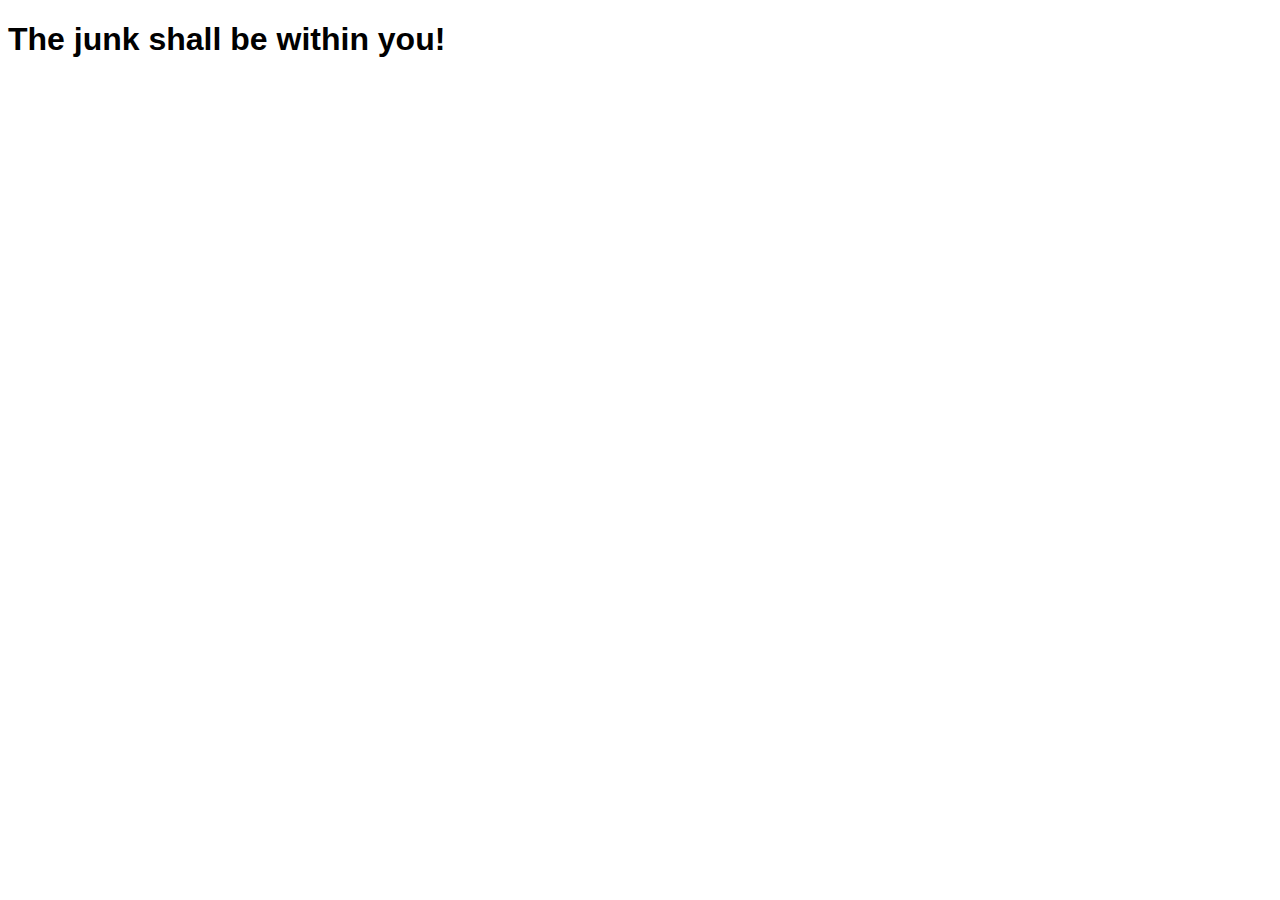
<file: _startcode/oefening1/index.html>
<!DOCTYPE html>
<html lang="en">
	<head>
		<meta charset="UTF-8" />
		<meta name="viewport" content="width=device-width, initial-scale=1.0" />
		<meta http-equiv="X-UA-Compatible" content="ie=edge" />
		<title>Document</title>
		<style>
			* {
				font-family: sans-serif;
			}
		</style>
	</head>
	<body>
		<h1 id="title">The funk shall be within you!</h1>
		<script src="string.js"></script>
	</body>
</html>
</file>
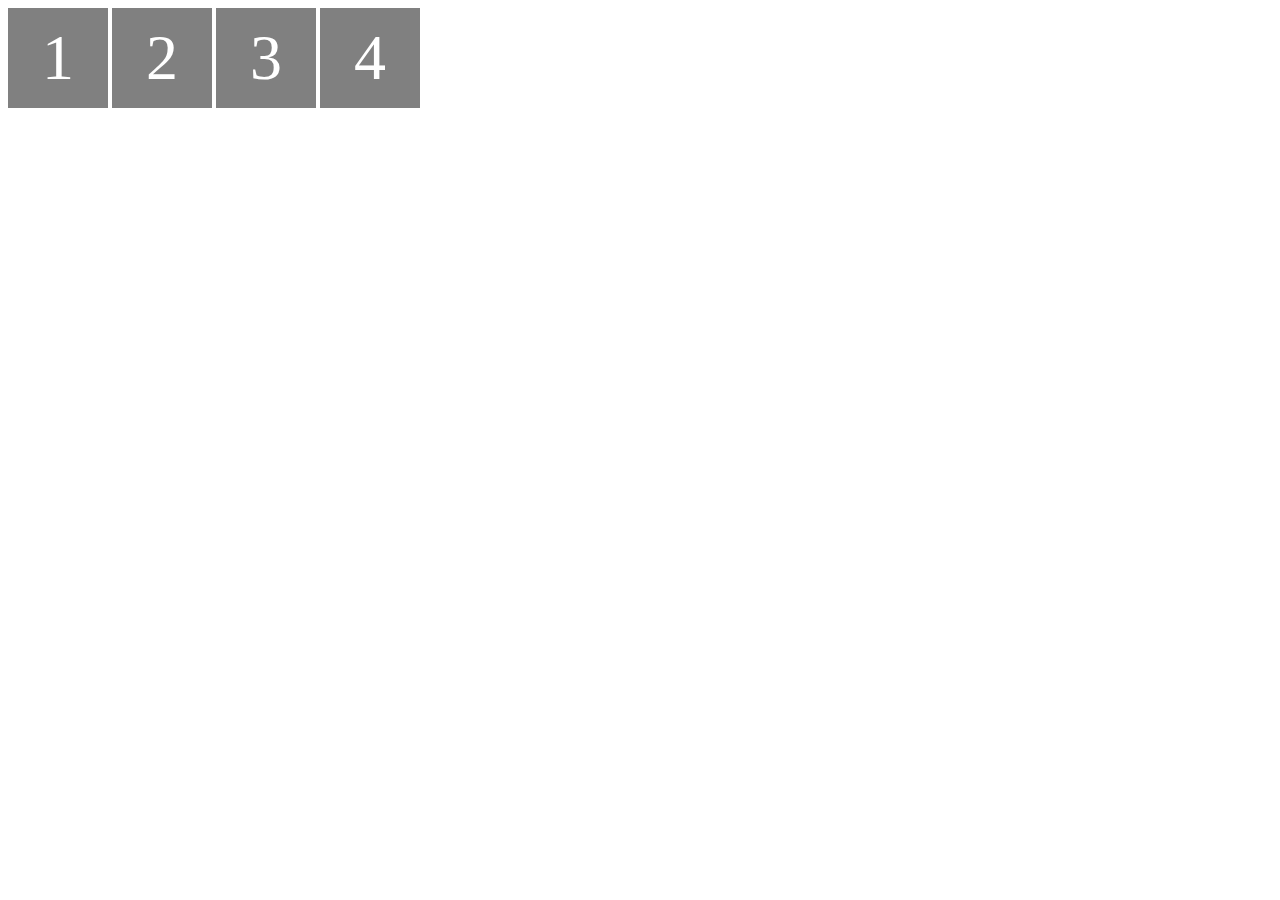
<file: _startcode/oefening2/index.html>
<!DOCTYPE html>
<html lang="en">

<head>
	<meta charset="UTF-8" />
	<meta name="viewport" content="width=device-width, initial-scale=1.0" />
	<meta http-equiv="X-UA-Compatible" content="ie=edge" />
	<title>Document</title>
	<style>
		.js-block {
			width: 100px;
			height: 100px;
		}

		.js-block {
			display: inline-block;
			line-height: 100px;
			font-size: 4rem;
			text-align: center;
			color: white;
			background-color: grey;
			cursor: pointer;
		}
	</style>
</head>

<body>
	<div id="colors">
		<div class="js-block">1</div>
		<div class="js-block">2</div>
		<div class="js-block">3</div>
		<div class="js-block">4</div>
	</div>
	<script src="colors.js"></script>
</body>

</html>
</file>
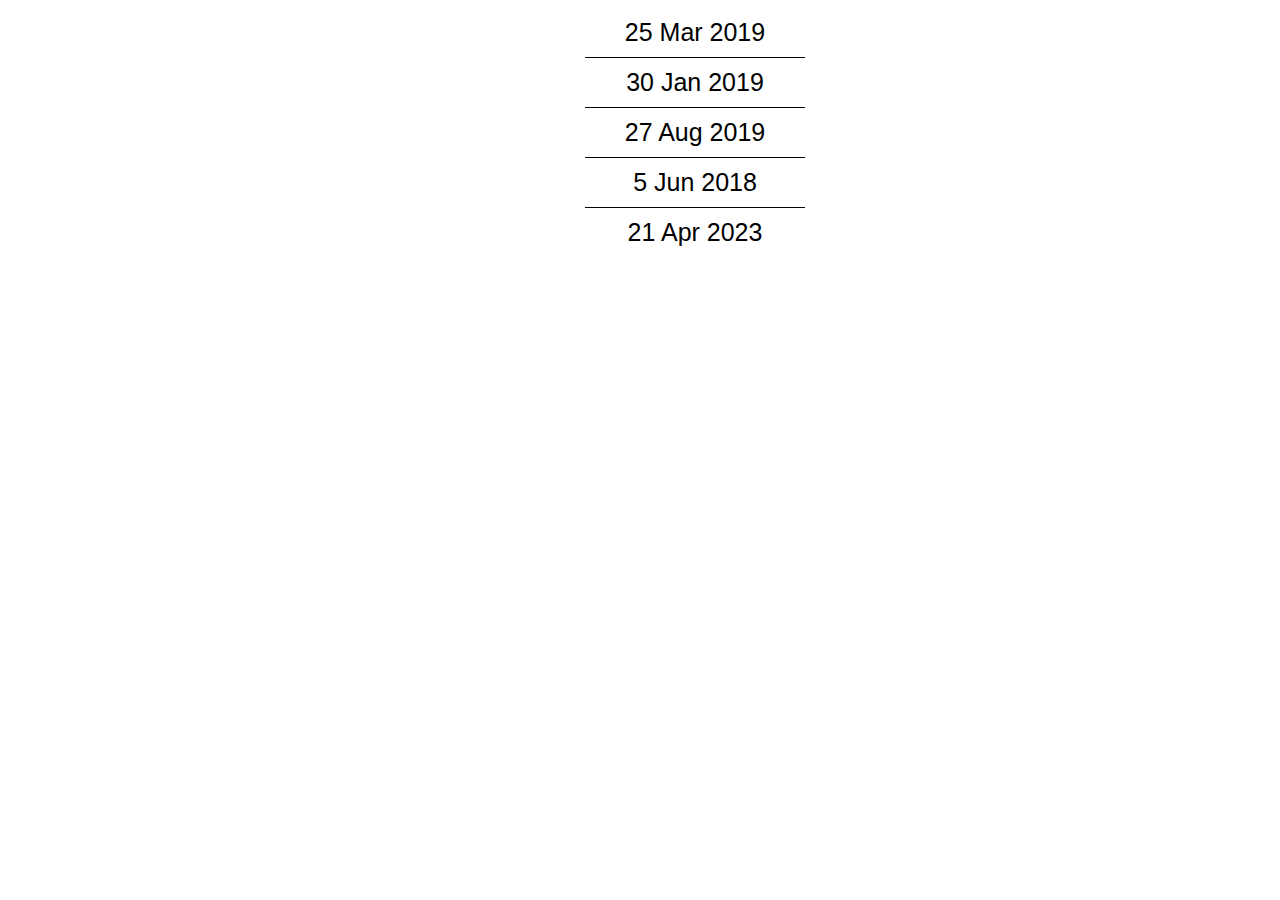
<file: _startcode/oefening3/index.html>
<!DOCTYPE html>
<html lang="en">

<head>
	<meta charset="UTF-8" />
	<meta name="viewport" content="width=device-width, initial-scale=1.0" />
	<meta http-equiv="X-UA-Compatible" content="ie=edge" />
	<title>Document</title>
	<style>
		* {
			font-family: sans-serif;
		}

		ul {
			margin: auto;
			width: 150px;
		}

		li {
			list-style: none;
			border-bottom: 1px solid black;
			width: 200px;
			text-align: center;
			padding: 10px;
			font-size: 25px;
			cursor: pointer;
		}

		li:last-child {
			border: none;
		}
	</style>
</head>

<body>
	<ul id="dateList">
		<li>25 Mar 2019</li>
		<li>30 Jan 2019</li>
		<li>27 Aug 2019</li>
		<li>5 Jun 2018</li>
		<li>21 Apr 2023</li>
	</ul>
	<script src="sort.js"></script>
</body>

</html>
</file>
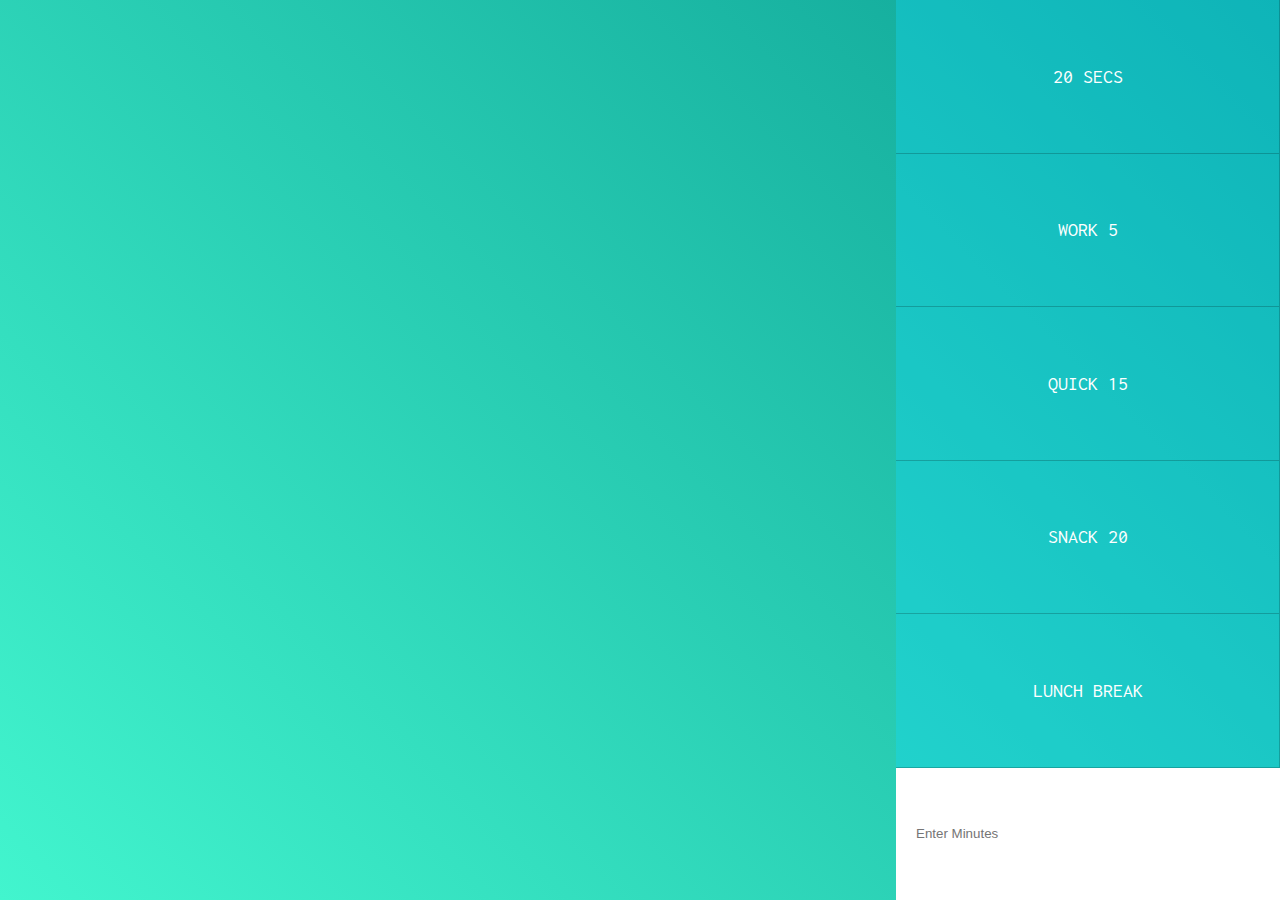
<file: _startcode/oefening5/index.html>
<!DOCTYPE html>
<html lang="en">
	<head>
		<meta charset="UTF-8" />
		<title>Countdown Timer</title>
		<link
			href="https://fonts.googleapis.com/css?family=Inconsolata"
			rel="stylesheet"
			type="text/css"
		/>
		<link rel="stylesheet" href="style.css" />
	</head>
	<body>
		<div class="timer">
			<div class="display">
				<h1 class="display__time-left"></h1>
				<p class="display__end-time"></p>
			</div>
			<div class="timer__controls">
				<button data-time="20" class="timer__button">20 Secs</button>
				<button data-time="300" class="timer__button">Work 5</button>
				<button data-time="900" class="timer__button">Quick 15</button>
				<button data-time="1200" class="timer__button">Snack 20</button>
				<button data-time="3600" class="timer__button">Lunch Break</button>
				<form name="customForm" id="custom">
					<input type="text" name="minutes" placeholder="Enter Minutes" />
				</form>
			</div>
		</div>

		<script src="scripts-START.js"></script>
	</body>
</html>
</file>
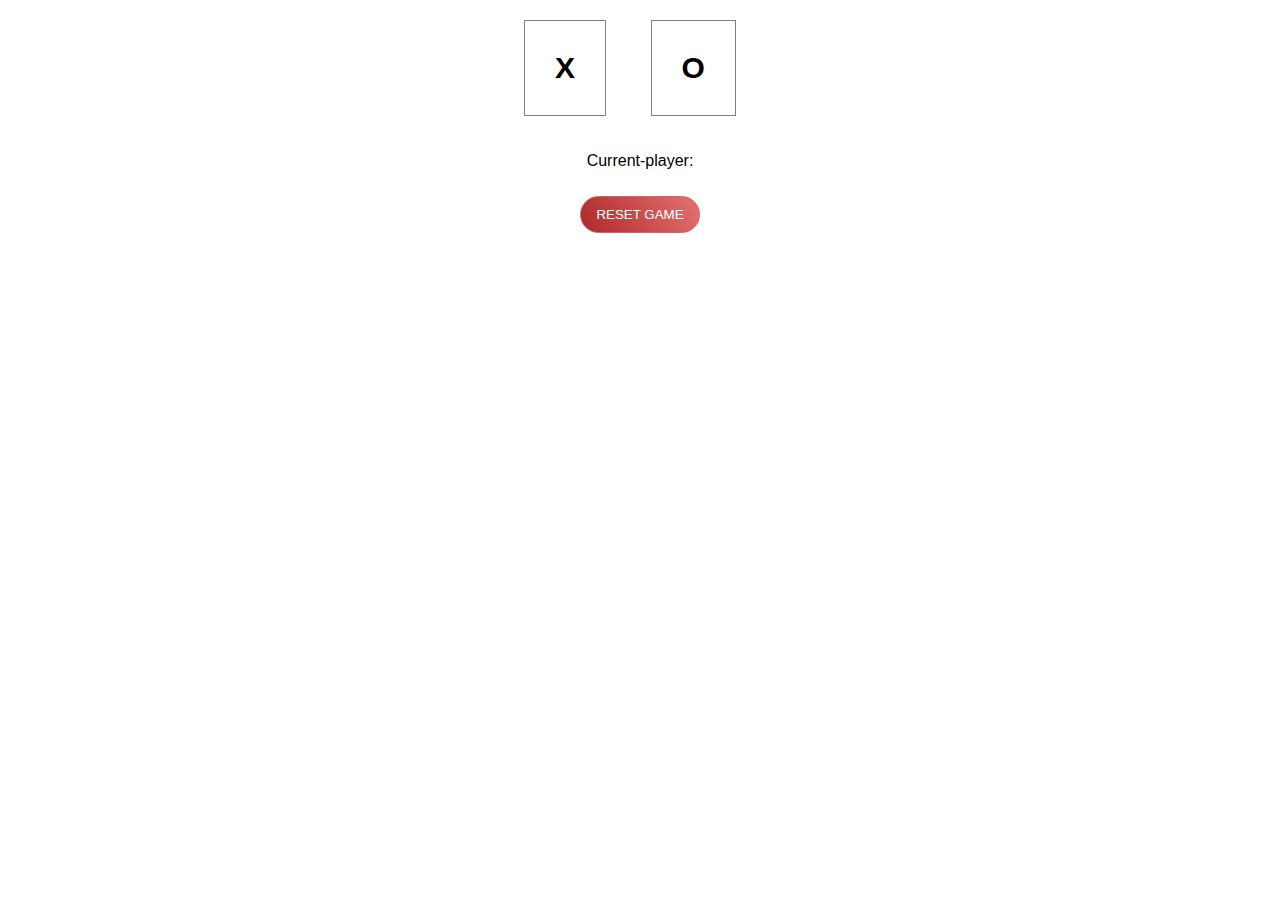
<file: _startcode/oefening6/index.html>
<!DOCTYPE html>
<html lang="en">
	<head>
		<meta charset="UTF-8" />
		<meta name="viewport" content="width=device-width, initial-scale=1.0" />
		<meta http-equiv="X-UA-Compatible" content="ie=edge" />
		<title>Document</title>
		<link rel="stylesheet" href="style.css" />
	</head>
	<body>
		<header>
			<div class="interface">
				<button class="js-oxo oxo-button">X</button>
				<button class="js-oxo oxo-button">O</button>
				<p class="js-player">Current-player:</p>
				<button href="#" class="js-reset reset">reset game</button>
			</div>
		</header>
		<div class="table-container">
			<table id="oxo"></table>
		</div>

		<script src="oxo.js"></script>
	</body>
</html>
</file>
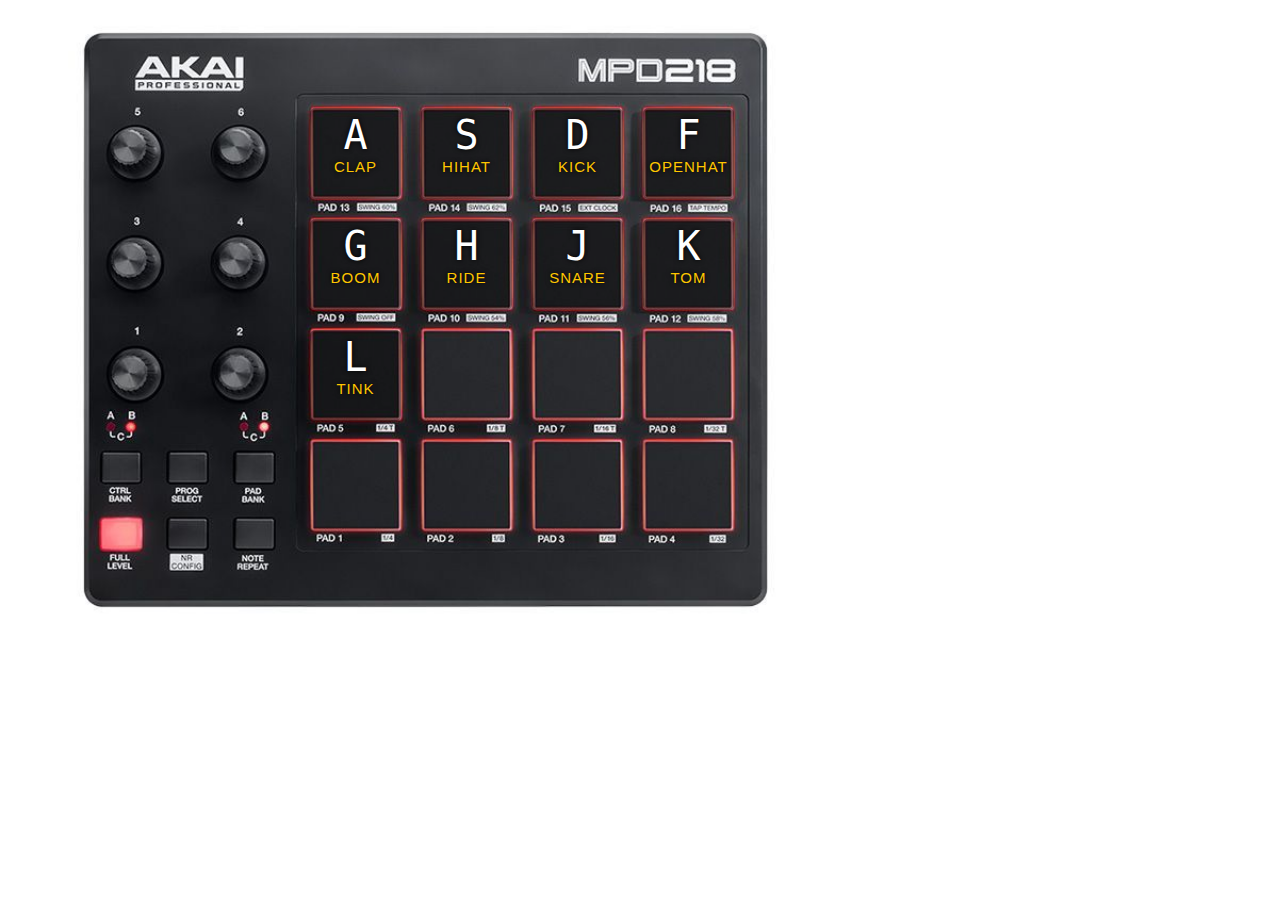
<file: _startcode/oefening4/index-START.html>
<!DOCTYPE html>
<html lang="en">

<head>
  <meta charset="UTF-8">
  <title>JS Drum Kit</title>
  <link rel="stylesheet" href="style.css">
</head>

<body>


  <div class="keys">
    <div data-key="65" class="key">
      <kbd>A</kbd>
      <span class="sound">clap</span>
    </div>
    <div data-key="83" class="key">
      <kbd>S</kbd>
      <span class="sound">hihat</span>
    </div>
    <div data-key="68" class="key">
      <kbd>D</kbd>
      <span class="sound">kick</span>
    </div>
    <div data-key="70" class="key">
      <kbd>F</kbd>
      <span class="sound">openhat</span>
    </div>
    <div data-key="71" class="key">
      <kbd>G</kbd>
      <span class="sound">boom</span>
    </div>
    <div data-key="72" class="key">
      <kbd>H</kbd>
      <span class="sound">ride</span>
    </div>
    <div data-key="74" class="key">
      <kbd>J</kbd>
      <span class="sound">snare</span>
    </div>
    <div data-key="75" class="key">
      <kbd>K</kbd>
      <span class="sound">tom</span>
    </div>
    <div data-key="76" class="key">
      <kbd>L</kbd>
      <span class="sound">tink</span>
    </div>
  </div>

  <audio data-key="65" src="sounds/clap.wav"></audio>
  <audio data-key="83" src="sounds/hihat.wav"></audio>
  <audio data-key="68" src="sounds/kick.wav"></audio>
  <audio data-key="70" src="sounds/openhat.wav"></audio>
  <audio data-key="71" src="sounds/boom.wav"></audio>
  <audio data-key="72" src="sounds/ride.wav"></audio>
  <audio data-key="74" src="sounds/snare.wav"></audio>
  <audio data-key="75" src="sounds/tom.wav"></audio>
  <audio data-key="76" src="sounds/tink.wav"></audio>

  <script src="drumkit.js"></script>


</body>

</html>
</file>
<file: _startcode/oefening5/style.css>
html {
  box-sizing: border-box;
  font-size: 10px;
  background: #8E24AA;
  background: linear-gradient(45deg,  #42f5ce , #0da195 100%);
}

*, *:before, *:after {
  box-sizing: inherit;
}

body {
  margin: 0;
  text-align: center;
  font-family: sans-serif;
}

.timer {
  display: flex;
  min-height: 100vh;
  flex-direction: row;
}

.timer__controls {
  display: flex;
  width: 30%;
  min-height: 100vh;
  flex-direction: column;
}

.timer__controls > * {
  flex: 1;
}

.timer__controls form {
  flex: 1;
  display: flex;
}

.timer__controls input {
  flex: 1;
  border: 0;
  padding: 2rem;
}

.timer__button {
  width: 100%;
  background: none;
  border: 0;
  cursor: pointer;
  color: white;
  font-size: 2rem;
  text-transform: uppercase;
  background: rgba(17, 219, 255, 0.333);
  border-bottom: 1px solid rgba(0,0,0,0.2);
  border-right: 1px solid rgba(0,0,0,0.2);
  padding: 1rem;
  font-family: 'Inconsolata', monospace;
}

.timer__button:hover,
.timer__button:focus {
  background: rgba(9, 150, 175, 0.333);
  outline: 0;
}

.display {
  flex: 1;
  display: flex;
  flex-direction: column;
  align-items: center;
  justify-content: center;
  width: 60%;
}

.display__end-time {
  font-size: 4rem;
  color: white;
}

.display__time-left {
  font-weight: 100;
  font-size: 20rem;
  margin: 0;
  color: white;
  text-shadow: 4px 4px 0 rgba(0,0,0,0.05);
}
</file>
<file: _startcode/oefening6/style.css>
* {
  font-family: sans-serif;
}
::selection { background: transparent; }
::-moz-selection { background: transparent; }
body{
  text-align: center;
}
header {
  position: fixed;
  margin: auto;
  top: 0;
  left: 0;
  right: 0;
}

.interface{
  background-color: white;
  width: 300px;
  margin: auto;

}
table {
  border-collapse: collapse;
  margin: auto;
}
td {
  border: 1px solid black;
  padding: 40px;
  cursor: pointer;
}

button:focus {
  outline: none !important;
}
.oxo-button {
  background-color: white;
  border: 1px solid gray;
  padding: 30px;
  font-size: 30px;
  font-weight: bold;
  margin: 20px;
  cursor: pointer;
}

.oxo-button.active {
  border: 1px solid rgb(49, 231, 155);
  background: linear-gradient(60deg, rgb(39, 192, 128) ,rgb(49, 231, 155));
  color: white;
}
.oxo-button:hover{
  border: 1px solid rgb(49, 231, 155);
  box-shadow: 1px 1px 2px rgba(49, 231, 155, 0.26);
}

.oxo-button:first-child{
  margin-left: 0;
}

.reset {
  background: linear-gradient(60deg, rgb(175, 41, 41) , rgb(228, 113, 113));
  display: inline-block;
  cursor: pointer;
  margin: 10px;
  border-radius: 35px;
  text-transform: uppercase;
  padding: 10px 15px;
  text-decoration: none;
  color: white;
  border: 1px solid rgb(212, 99, 99);
}
.reset:hover {
  box-shadow: 1px 2px 4px rgba(219, 124, 124, 0.432);
}
.table-container{
  margin-top: 270px;
}
/* chess */
/* tr:nth-child(odd) td:nth-child(even) {
  background-color: grey;
}
tr:nth-child(even) td:nth-child(odd) {
  background-color: grey;
} */
</file>
<file: _startcode/oefening4/style.css>
html {
  font-size: 10px;
  background: url(kit1.jpg) left top no-repeat;
  background-size: 852px;
}

body,html {
  margin: 0;
  padding: 0;
  font-family: sans-serif;
}

.keys {
  padding-left: 310px;
  padding-top: 98px;
  display: flex;
  width: 432px;
  max-height: 250px;;
  flex-wrap: wrap;
  cursor: pointer;
}

.key {
  box-sizing: border-box;
  border: .4rem solid transparent;
  width: 91px;
  border-radius: .5rem;
  margin: 10px;
  font-size: 1.5rem;
  height: 91px;
  text-align: center;
  color: white;
  background: rgba(0,0,0,0.4);
  /* background: rgba(255, 255, 0, 0.555); */
  text-shadow: 0 0 .5rem black;
  transition: all .07s ease;
}

.key:nth-child(4n-3){
  margin-left: 0;
  padding-left: 0;
}

.key:nth-child(4n){
  margin-right: 0;
  padding-right: 0;
}
.playing {
  transform: scale(1.1);
  border-color: rgb(255, 41, 51);
  box-shadow: 0 0 1rem rgb(255, 41, 51);
}

kbd {
  display: block;
  font-size: 4rem;
}

.sound {
  /* font-size: 1.2rem; */
  text-transform: uppercase;
  letter-spacing: .1rem;
  color: #ffc600;
}
</file>
